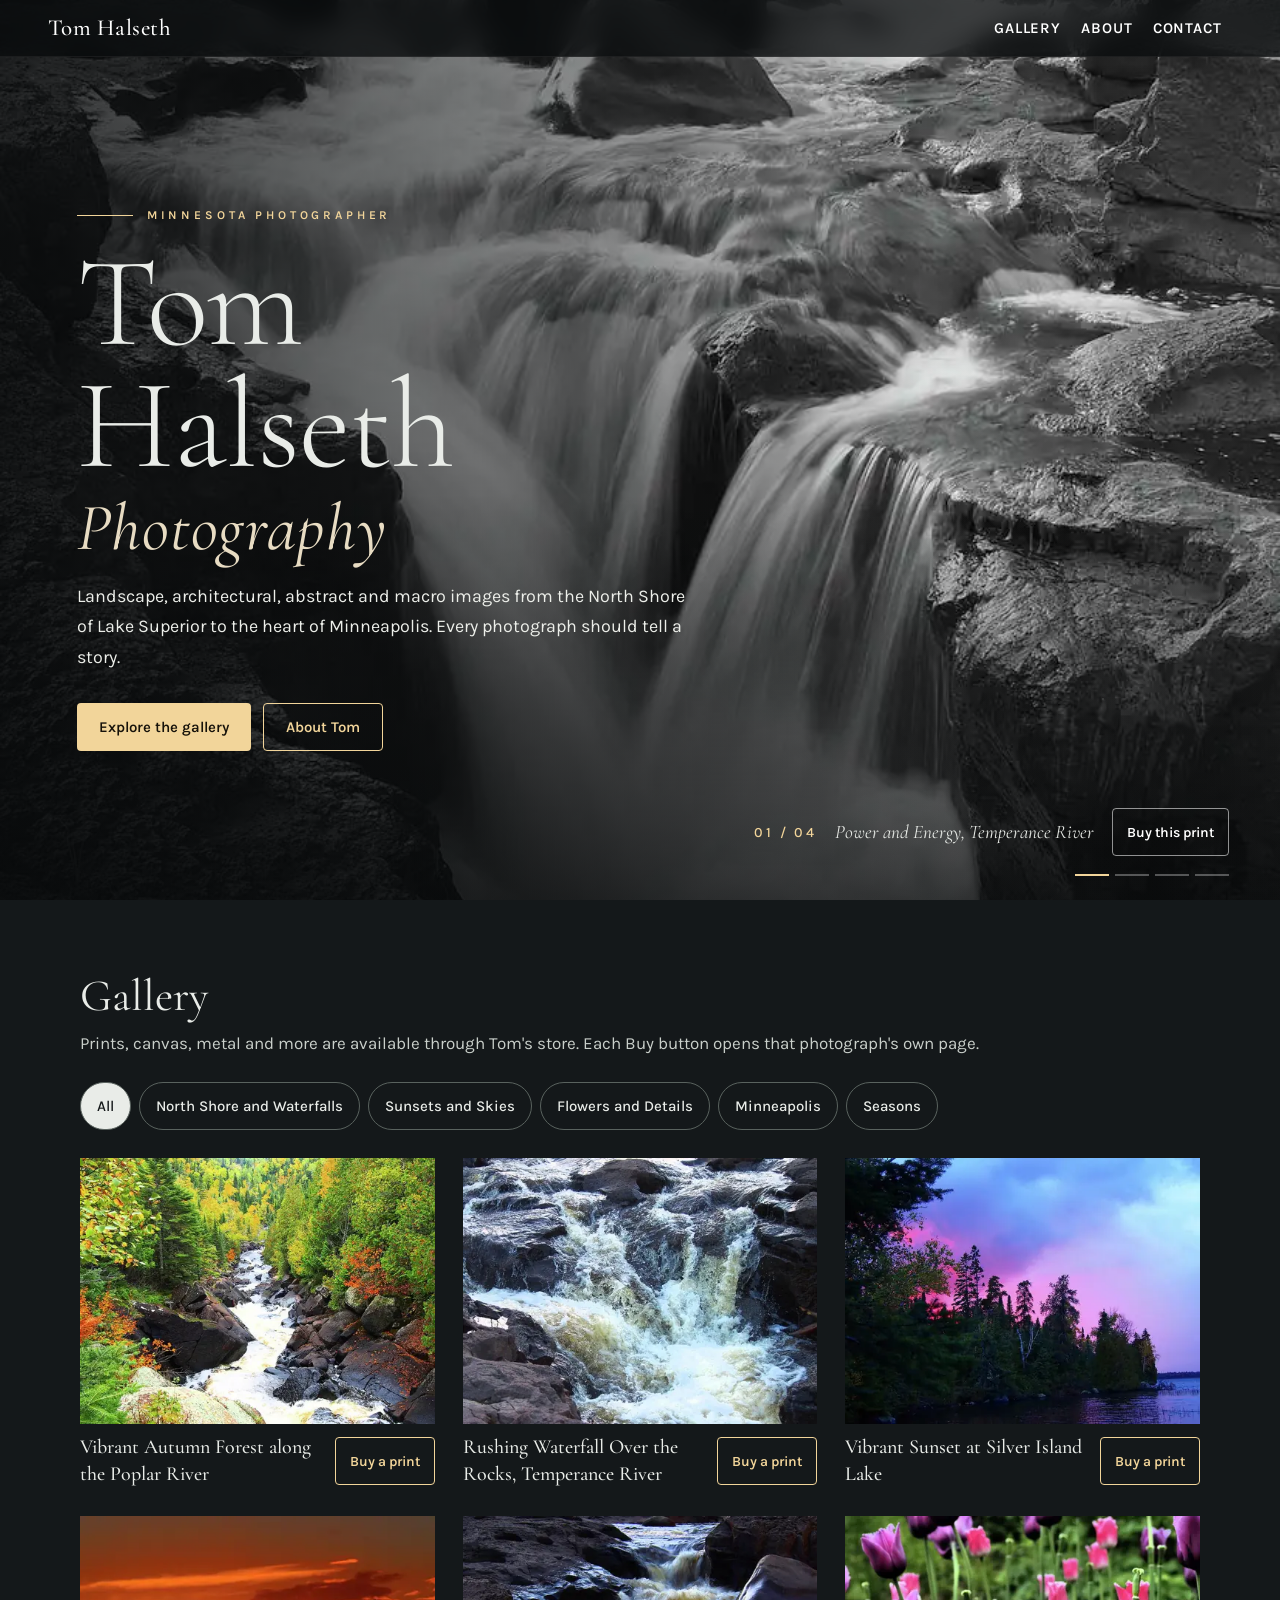
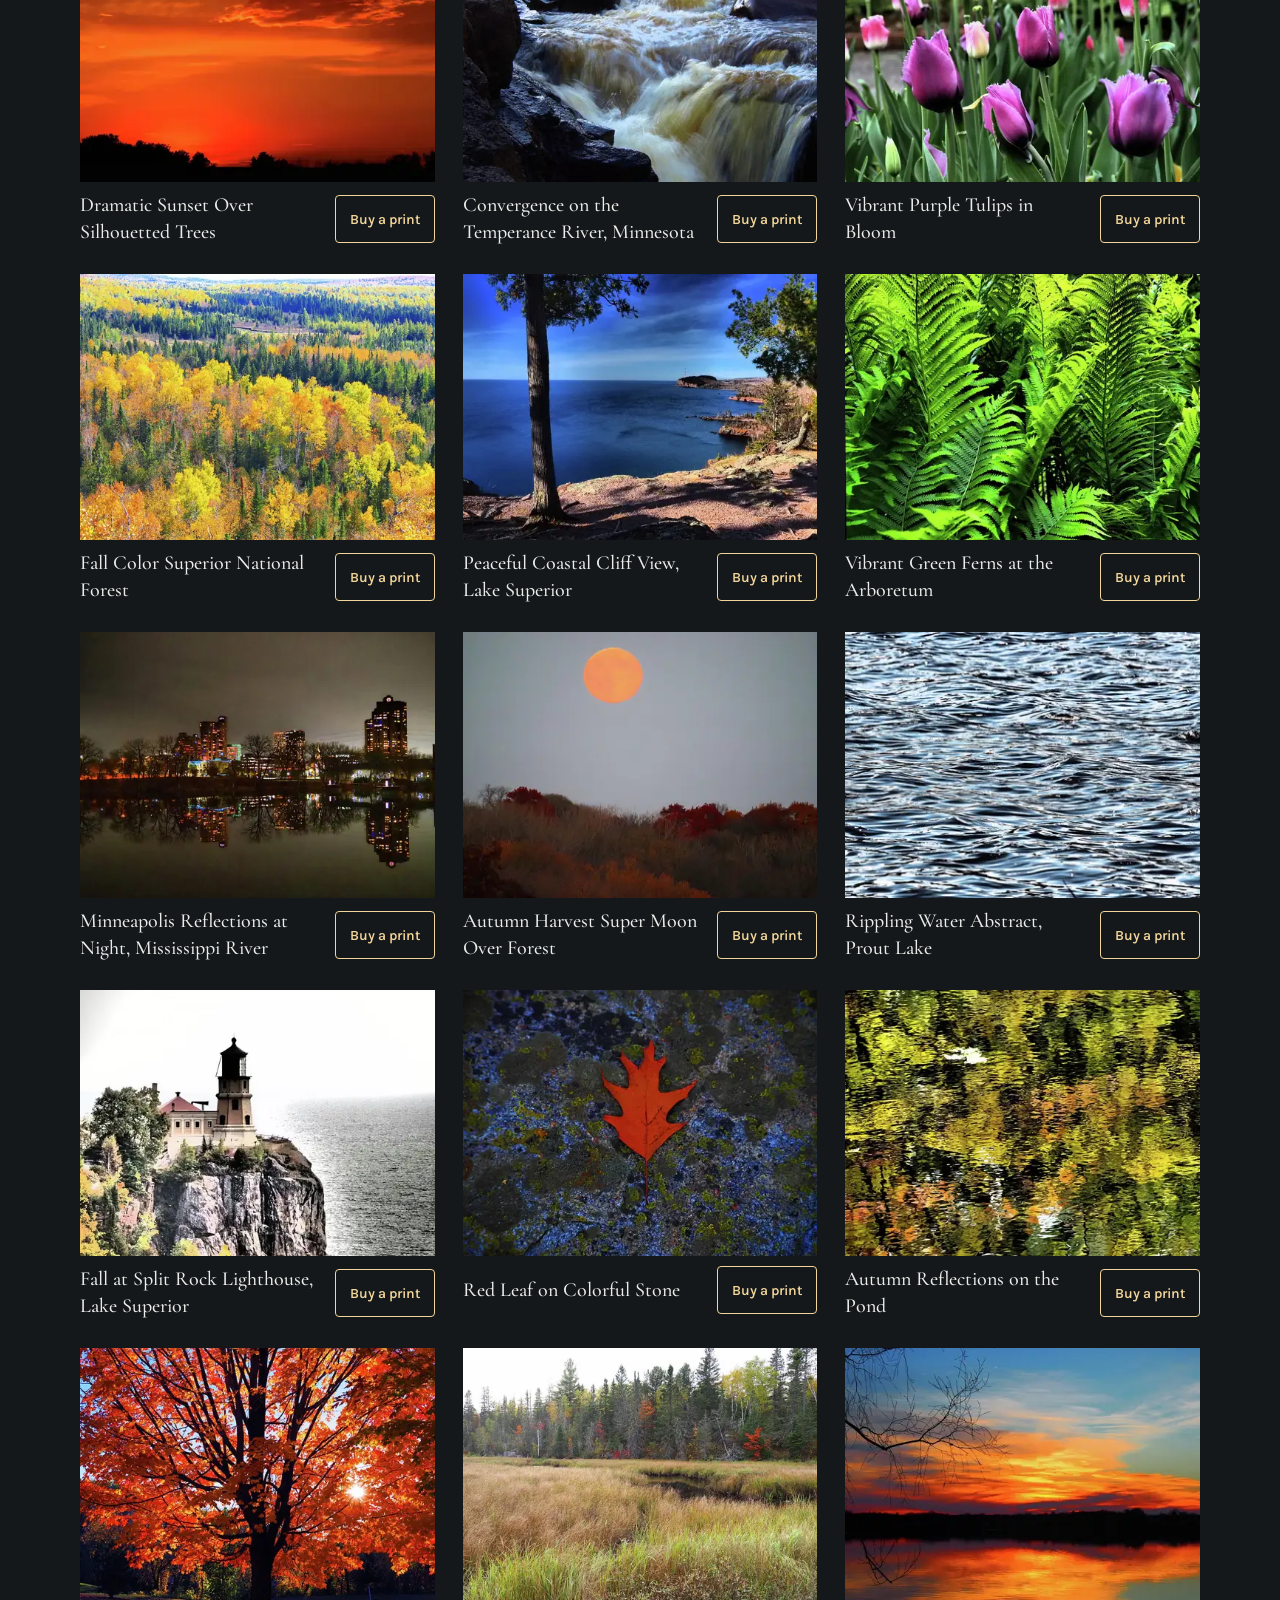
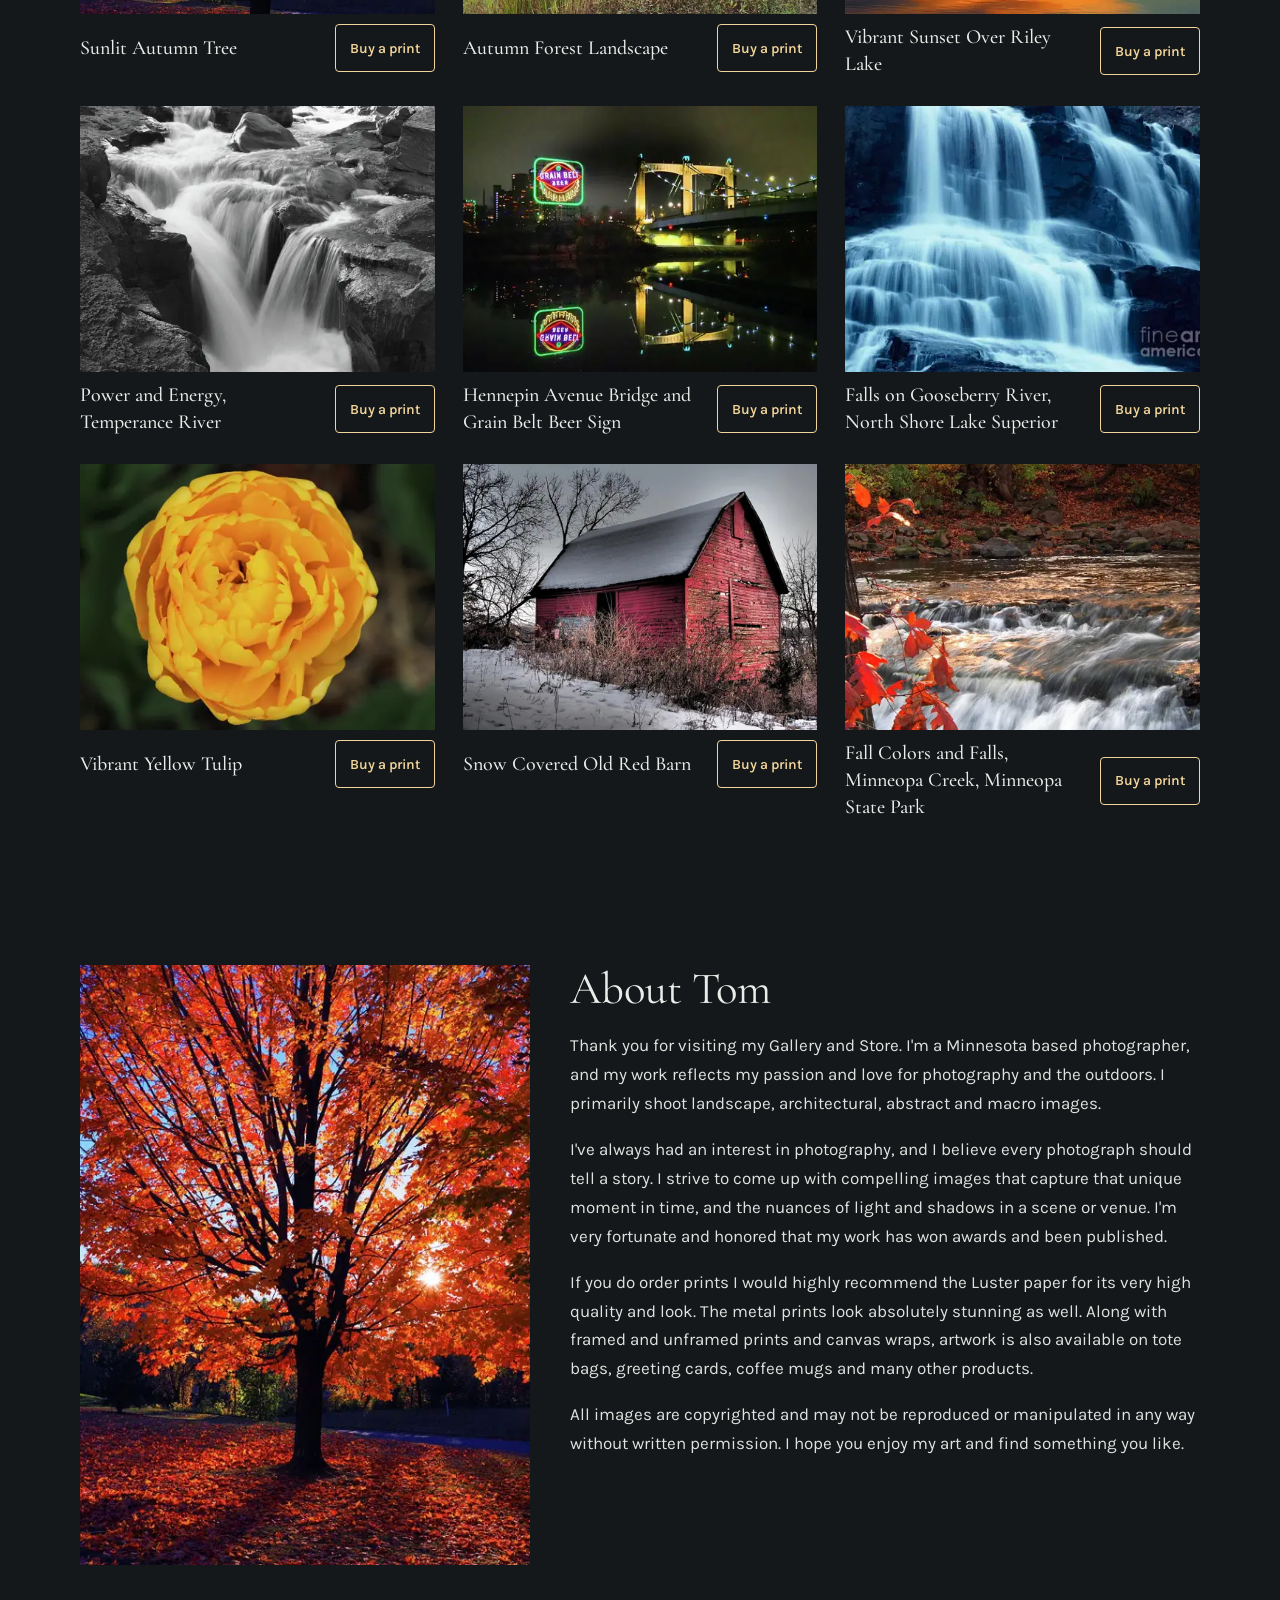
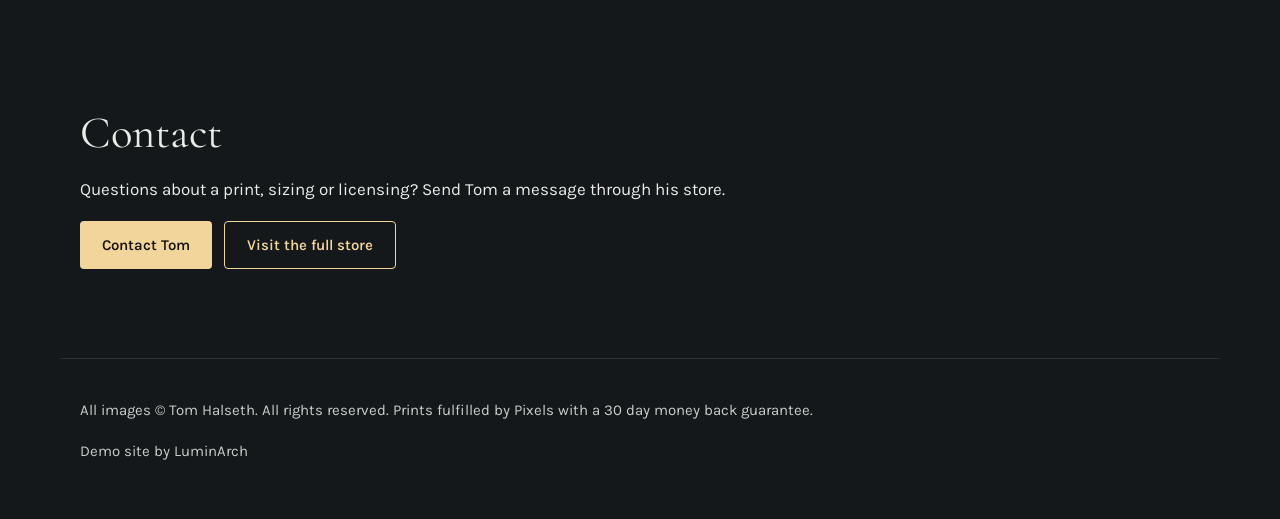
<file: index.html>
<!doctype html><html lang="en"><head><meta charset="utf-8"><meta name="viewport" content="width=device-width,initial-scale=1,viewport-fit=cover">
<title>Tom Halseth Photography | Minnesota Landscape Photographer</title>
<meta name="description" content="Tom Halseth is a Minnesota based photographer of landscape, architectural, abstract and macro images, from Lake Superior&#x27;s North Shore to Minneapolis."><meta name="robots" content="noindex, nofollow"><link rel="canonical" href="https://daveo820.github.io/tom-halseth-demo/">
<meta property="og:title" content="Tom Halseth Photography"><meta property="og:description" content="Tom Halseth is a Minnesota based photographer of landscape, architectural, abstract and macro images, from Lake Superior&#x27;s North Shore to Minneapolis."><meta property="og:image" content="https://daveo820.github.io/tom-halseth-demo/img/power-and-energy-temperance-river-tom-halseth-900.webp"><link rel="icon" href="data:,"><meta name="theme-color" content="#14181a">
<link rel="preload" as="image" href="img/power-and-energy-temperance-river-tom-halseth-hero.webp" fetchpriority="high">
<link rel="preload" href="fonts/Karla.woff2" as="font" type="font/woff2" crossorigin><link rel="preload" href="fonts/CormorantGaramond.woff2" as="font" type="font/woff2" crossorigin><style>@font-face{font-family:"Cormorant Garamond";font-style:normal;font-weight:300 700;font-display:swap;src:url(fonts/CormorantGaramond.woff2) format("woff2")}
@font-face{font-family:"Cormorant Garamond";font-style:italic;font-weight:300 700;font-display:swap;src:url(fonts/CormorantGaramond-Italic.woff2) format("woff2")}
@font-face{font-family:Karla;font-style:normal;font-weight:200 800;font-display:swap;src:url(fonts/Karla.woff2) format("woff2")}
*{box-sizing:border-box}html{scroll-behavior:smooth}body{margin:0;font:17px/1.7 Karla,system-ui,sans-serif;color:#e9ece8;background:#14181a}
a{color:#f2d59a}img{max-width:100%;height:auto;display:block}
.skip{position:absolute;left:-999px;top:0;background:#f2d59a;color:#111;padding:12px}.skip:focus{left:8px;z-index:9}
.vh{position:absolute;width:1px;height:1px;overflow:hidden;clip:rect(0 0 0 0)}
.top{position:fixed;inset:0 0 auto;z-index:5;display:flex;justify-content:space-between;align-items:center;gap:8px;padding:calc(4px + env(safe-area-inset-top)) max(clamp(16px,4vw,48px),env(safe-area-inset-right)) 4px max(clamp(16px,4vw,48px),env(safe-area-inset-left));min-height:calc(56px + env(safe-area-inset-top));background:rgba(10,12,13,.78);-webkit-backdrop-filter:blur(12px);backdrop-filter:blur(12px);border-bottom:1px solid rgba(255,255,255,.06);transition:background .3s}.top.scrolled{background:rgba(10,12,13,.94)}.top nav a{text-transform:uppercase;font-size:13px;letter-spacing:.18em}
.brand,.top nav a{color:#fff;text-decoration:none;min-height:48px;display:inline-flex;align-items:center;padding:0 10px;font:600 15px/1 Karla,system-ui,sans-serif;letter-spacing:.06em}
.brand{font:500 23px/1 "Cormorant Garamond",Georgia,serif;letter-spacing:.02em;padding-left:0}
.btn{display:inline-flex;align-items:center;min-height:48px;padding:0 22px;border-radius:4px;background:#f2d59a;color:#16120a;font:600 15px/1 Karla,system-ui,sans-serif;text-decoration:none}
.btn.ghost{background:transparent;color:#f2d59a;border:1px solid #f2d59a}
.wrap{max-width:1160px;margin:0 auto;padding:72px 20px}
h2{font:400 2.8rem/1.1 "Cormorant Garamond",Georgia,serif;margin:0 0 8px}.sub{color:#c9cfca;margin:0 0 24px}
.filters{display:flex;flex-wrap:wrap;gap:8px;margin-bottom:28px}
.f{min-height:48px;padding:0 16px;border-radius:24px;border:1px solid #59625e;background:transparent;color:#e9ece8;font:500 15px Karla,system-ui,sans-serif;cursor:pointer}
.f[aria-pressed=true]{background:#e9ece8;color:#14181a}
.grid{list-style:none;padding:0;margin:0;display:grid;gap:28px;grid-template-columns:repeat(auto-fill,minmax(300px,1fr))}
.card[hidden]{display:none}.open{all:unset;cursor:zoom-in;display:block;aspect-ratio:4/3;overflow:hidden;background:#20262a}
.open img{width:100%;height:100%;object-fit:cover;transition:transform .5s}.open:hover img{transform:scale(1.03)}.open:focus-visible{outline:3px solid #f2d59a}
.meta{display:flex;justify-content:space-between;align-items:center;gap:12px;padding-top:10px}
h3{font:500 1.25rem/1.3 "Cormorant Garamond",Georgia,serif;margin:0;line-height:1.35}
.buy{flex:none;min-height:48px;display:inline-flex;align-items:center;padding:0 14px;border:1px solid #f2d59a;border-radius:4px;color:#f2d59a;text-decoration:none;font:600 14px Karla,system-ui,sans-serif}
.about{display:grid;gap:40px;align-items:start}@media(min-width:800px){.about{grid-template-columns:1fr 1.4fr}}
.about p{color:#dfe3df}.row{display:flex;gap:12px;flex-wrap:wrap}
.foot{padding-top:24px;padding-bottom:40px;border-top:1px solid #2b3236;color:#c9cfca;font-size:15px}
dialog{border:0;padding:0;background:rgba(8,10,11,.96);color:#fff;width:100vw;height:100vh;max-width:none;max-height:none}
dialog[open]{display:flex;align-items:center;justify-content:center}dialog figure{margin:0;max-width:min(1100px,92vw)}
dialog img{max-height:78vh;width:auto;margin:auto}figcaption{display:flex;justify-content:space-between;align-items:center;gap:12px;padding-top:12px}
.x,.nav{position:absolute;min-width:48px;min-height:48px;border:0;background:rgba(255,255,255,.12);color:#fff;font-size:28px;border-radius:24px;cursor:pointer}
.x{top:12px;right:12px}.prev{left:8px}.next{right:8px}
@media(max-width:600px){.top nav a{padding:0 6px;font-size:11.5px;letter-spacing:.12em}.brand{font-size:19px}.nav{bottom:16px}}

.hero{position:relative;min-height:100vh;min-height:100svh;overflow:hidden;background:#0e1112;display:flex;flex-direction:column;justify-content:flex-end;padding-top:calc(56px + env(safe-area-inset-top) + clamp(32px,8vh,96px))}
.slides,.veil{position:absolute;inset:0}
.sl{position:absolute;inset:0;width:100%;height:100%;object-fit:cover;opacity:0;transform:scale(1.08);transition:opacity 2.2s ease,transform 9s linear}
.sl.on{opacity:1;transform:scale(1)}
.veil{background:linear-gradient(90deg,rgba(8,10,11,.82) 0%,rgba(8,10,11,.45) 45%,rgba(8,10,11,.05) 75%),linear-gradient(0deg,rgba(8,10,11,.75),rgba(8,10,11,0) 45%)}
.hero-t{position:relative;z-index:1;padding:0 clamp(20px,6vw,96px) 40px;max-width:780px}
.eyebrow{display:flex;align-items:center;gap:14px;font:600 12px/1 Karla,sans-serif;letter-spacing:.32em;text-transform:uppercase;color:#f2d59a;margin:0 0 22px}
.rule{display:inline-block;width:56px;height:1px;background:#f2d59a}
h1{margin:0 0 22px;font:300 clamp(2.6rem,11vw,8rem)/.95 "Cormorant Garamond",Georgia,serif;letter-spacing:-.01em}
h1 em{display:block;font-style:italic;font-weight:400;font-size:.52em;color:#e8dcc3;letter-spacing:.02em;margin-top:.15em}
.lede{font-size:clamp(1rem,1.4vw,1.15rem);max-width:34em;margin:0 0 30px;color:#eceee9}
.hero-cap{position:relative;z-index:1;margin:0 clamp(20px,4vw,56px) 0 clamp(20px,6vw,96px);padding:0 0 calc(24px + env(safe-area-inset-bottom));display:flex;align-items:center;gap:18px;flex-wrap:wrap;justify-content:flex-end;font-size:14px;color:#e4e7e3}
.num{font:500 14px Karla,sans-serif;letter-spacing:.2em;color:#f2d59a}
.ct{font:italic 400 1.2rem "Cormorant Garamond",Georgia,serif}
.cb{color:#fff;border-color:rgba(255,255,255,.55)}
.bars{display:flex;gap:6px;flex-basis:100%;justify-content:flex-end}.bars i{width:34px;height:2px;background:rgba(255,255,255,.3)}.bars i.on{background:#f2d59a}
@media(max-width:700px){.veil{background:linear-gradient(0deg,rgba(8,10,11,.92) 0%,rgba(8,10,11,.6) 60%,rgba(8,10,11,.35))}.hero-t{padding-bottom:28px}.hero-cap{justify-content:space-between;border-top:1px solid rgba(255,255,255,.14);padding-top:14px;margin-right:20px}.ct,.bars{display:none}}
@media(prefers-reduced-motion:reduce){.sl{transition:opacity 1s}.sl,.sl.on{transform:none}}
@media(max-width:374px){.top nav a{padding:0 5px;font-size:11px;letter-spacing:.08em}.brand{font-size:17px}.row .btn{padding:0 16px}}
</style>
<script type="application/ld+json">[{"@context": "https://schema.org", "@type": "Person", "name": "Tom Halseth", "jobTitle": "Photographer", "url": "https://daveo820.github.io/tom-halseth-demo/", "image": "https://daveo820.github.io/tom-halseth-demo/img/power-and-energy-temperance-river-tom-halseth-900.webp", "homeLocation": {"@type": "Place", "name": "Minnesota"}, "sameAs": ["https://tom-halseth.pixels.com"], "description": "Tom Halseth is a Minnesota based photographer of landscape, architectural, abstract and macro images, from Lake Superior's North Shore to Minneapolis."}, {"@context": "https://schema.org", "@type": "ImageGallery", "name": "Tom Halseth Photography", "url": "https://daveo820.github.io/tom-halseth-demo/", "author": {"@type": "Person", "name": "Tom Halseth"}, "image": [{"@type": "ImageObject", "name": "Vibrant Autumn Forest along the Poplar River", "contentUrl": "https://daveo820.github.io/tom-halseth-demo/img/vibrant-autumn-forest-along-the-poplar-river-tom-halseth-900.webp", "url": "https://tom-halseth.pixels.com/featured/vibrant-autumn-forest-along-the-poplar-river-tom-halseth.html", "creator": {"@type": "Person", "name": "Tom Halseth"}}, {"@type": "ImageObject", "name": "Rushing Waterfall Over the Rocks, Temperance River", "contentUrl": "https://daveo820.github.io/tom-halseth-demo/img/rushing-waterfall-over-the-rocks-temperance-river-tom-halseth-900.webp", "url": "https://tom-halseth.pixels.com/featured/rushing-waterfall-over-the-rocks-temperance-river-tom-halseth.html", "creator": {"@type": "Person", "name": "Tom Halseth"}}, {"@type": "ImageObject", "name": "Vibrant Sunset at Silver Island Lake", "contentUrl": "https://daveo820.github.io/tom-halseth-demo/img/vibrant-sunset-over-a-bay-at-silver-island-lake-tom-halseth-900.webp", "url": "https://tom-halseth.pixels.com/featured/vibrant-sunset-over-a-bay-at-silver-island-lake-tom-halseth.html", "creator": {"@type": "Person", "name": "Tom Halseth"}}, {"@type": "ImageObject", "name": "Dramatic Sunset Over Silhouetted Trees", "contentUrl": "https://daveo820.github.io/tom-halseth-demo/img/dramatic-sunset-over-silhouetted-trees-tom-halseth-900.webp", "url": "https://tom-halseth.pixels.com/featured/dramatic-sunset-over-silhouetted-trees-tom-halseth.html", "creator": {"@type": "Person", "name": "Tom Halseth"}}, {"@type": "ImageObject", "name": "Convergence on the Temperance River, Minnesota", "contentUrl": "https://daveo820.github.io/tom-halseth-demo/img/convergence-on-the-temperance-river-tom-halseth-900.webp", "url": "https://tom-halseth.pixels.com/featured/convergence-on-the-temperance-river-tom-halseth.html", "creator": {"@type": "Person", "name": "Tom Halseth"}}, {"@type": "ImageObject", "name": "Vibrant Purple Tulips in Bloom", "contentUrl": "https://daveo820.github.io/tom-halseth-demo/img/vibrant-purple-tulips-in-bloom-tom-halseth-900.webp", "url": "https://tom-halseth.pixels.com/featured/vibrant-purple-tulips-in-bloom-tom-halseth.html", "creator": {"@type": "Person", "name": "Tom Halseth"}}, {"@type": "ImageObject", "name": "Fall Color Superior National Forest", "contentUrl": "https://daveo820.github.io/tom-halseth-demo/img/fall-in-superior-national-forest-tom-halseth-900.webp", "url": "https://tom-halseth.pixels.com/featured/fall-color-superior-national-forest-tom-halseth.html", "creator": {"@type": "Person", "name": "Tom Halseth"}}, {"@type": "ImageObject", "name": "Peaceful Coastal Cliff View, Lake Superior", "contentUrl": "https://daveo820.github.io/tom-halseth-demo/img/peaceful-coastal-cliff-view-lake-superior-tom-halseth-900.webp", "url": "https://tom-halseth.pixels.com/featured/peaceful-coastal-cliff-view-lake-superior-tom-halseth.html", "creator": {"@type": "Person", "name": "Tom Halseth"}}, {"@type": "ImageObject", "name": "Vibrant Green Ferns at the Arboretum", "contentUrl": "https://daveo820.github.io/tom-halseth-demo/img/vibrant-green-ferns-at-the-arboretum-tom-halseth-900.webp", "url": "https://tom-halseth.pixels.com/featured/vibrant-green-ferns-at-the-arboretum-tom-halseth.html", "creator": {"@type": "Person", "name": "Tom Halseth"}}, {"@type": "ImageObject", "name": "Minneapolis Reflections at Night, Mississippi River", "contentUrl": "https://daveo820.github.io/tom-halseth-demo/img/minneapolis-reflections-at-night-mississippi-river-tom-halseth-900.webp", "url": "https://tom-halseth.pixels.com/featured/minneapolis-reflections-at-night-mississippi-river-tom-halseth.html", "creator": {"@type": "Person", "name": "Tom Halseth"}}, {"@type": "ImageObject", "name": "Autumn Harvest Super Moon Over Forest", "contentUrl": "https://daveo820.github.io/tom-halseth-demo/img/autumn-harvest-super-moon-over-forest-tom-halseth-900.webp", "url": "https://tom-halseth.pixels.com/featured/autumn-harvest-super-moon-over-forest-tom-halseth.html", "creator": {"@type": "Person", "name": "Tom Halseth"}}, {"@type": "ImageObject", "name": "Rippling Water Abstract, Prout Lake", "contentUrl": "https://daveo820.github.io/tom-halseth-demo/img/rippling-water-abstract-prout-lake-tom-halseth-900.webp", "url": "https://tom-halseth.pixels.com/featured/rippling-water-abstract-prout-lake-tom-halseth.html", "creator": {"@type": "Person", "name": "Tom Halseth"}}, {"@type": "ImageObject", "name": "Fall at Split Rock Lighthouse, Lake Superior", "contentUrl": "https://daveo820.github.io/tom-halseth-demo/img/fall-at-split-rock-lighthouse-lake-superior-tom-halseth-900.webp", "url": "https://tom-halseth.pixels.com/featured/fall-at-split-rock-lighthouse-lake-superior-tom-halseth.html", "creator": {"@type": "Person", "name": "Tom Halseth"}}, {"@type": "ImageObject", "name": "Red Leaf on Colorful Stone", "contentUrl": "https://daveo820.github.io/tom-halseth-demo/img/red-leaf-on-colorful-stone-tom-halseth-900.webp", "url": "https://tom-halseth.pixels.com/featured/red-leaf-on-colorful-stone-tom-halseth.html", "creator": {"@type": "Person", "name": "Tom Halseth"}}, {"@type": "ImageObject", "name": "Autumn Reflections on the Pond", "contentUrl": "https://daveo820.github.io/tom-halseth-demo/img/autumn-reflections-on-the-pond-tom-halseth-900.webp", "url": "https://tom-halseth.pixels.com/featured/autumn-reflections-on-the-pond-tom-halseth.html", "creator": {"@type": "Person", "name": "Tom Halseth"}}, {"@type": "ImageObject", "name": "Sunlit Autumn Tree", "contentUrl": "https://daveo820.github.io/tom-halseth-demo/img/sunlit-autumn-tree-tom-halseth-900.webp", "url": "https://tom-halseth.pixels.com/featured/sunlit-autumn-tree-tom-halseth.html", "creator": {"@type": "Person", "name": "Tom Halseth"}}, {"@type": "ImageObject", "name": "Autumn Forest Landscape", "contentUrl": "https://daveo820.github.io/tom-halseth-demo/img/autumn-forest-landscape-tom-halseth-900.webp", "url": "https://tom-halseth.pixels.com/featured/autumn-forest-landscape-tom-halseth.html", "creator": {"@type": "Person", "name": "Tom Halseth"}}, {"@type": "ImageObject", "name": "Vibrant Sunset Over Riley Lake", "contentUrl": "https://daveo820.github.io/tom-halseth-demo/img/vibrant-sunset-over-riley-lake-tom-halseth-900.webp", "url": "https://tom-halseth.pixels.com/featured/vibrant-sunset-over-riley-lake-tom-halseth.html", "creator": {"@type": "Person", "name": "Tom Halseth"}}, {"@type": "ImageObject", "name": "Power and Energy, Temperance River", "contentUrl": "https://daveo820.github.io/tom-halseth-demo/img/power-and-energy-temperance-river-tom-halseth-900.webp", "url": "https://tom-halseth.pixels.com/featured/power-and-energy-temperance-river-tom-halseth.html", "creator": {"@type": "Person", "name": "Tom Halseth"}}, {"@type": "ImageObject", "name": "Hennepin Avenue Bridge and Grain Belt Beer Sign", "contentUrl": "https://daveo820.github.io/tom-halseth-demo/img/hennepin-avenue-bridge-and-grain-belt-beer-sign-tom-halseth-900.webp", "url": "https://tom-halseth.pixels.com/featured/hennepin-avenue-bridge-and-grain-belt-beer-sign-tom-halseth.html", "creator": {"@type": "Person", "name": "Tom Halseth"}}, {"@type": "ImageObject", "name": "Falls on Gooseberry River, North Shore Lake Superior", "contentUrl": "https://daveo820.github.io/tom-halseth-demo/img/at-the-falls-tom-halseth-900.webp", "url": "https://tom-halseth.pixels.com/featured/falls-on-gooseberry-river-north-shore-lake-superior-tom-halseth.html", "creator": {"@type": "Person", "name": "Tom Halseth"}}, {"@type": "ImageObject", "name": "Vibrant Yellow Tulip", "contentUrl": "https://daveo820.github.io/tom-halseth-demo/img/vibrant-yellow-tulip-tom-halseth-900.webp", "url": "https://tom-halseth.pixels.com/featured/vibrant-yellow-tulip-tom-halseth.html", "creator": {"@type": "Person", "name": "Tom Halseth"}}, {"@type": "ImageObject", "name": "Snow Covered Old Red Barn", "contentUrl": "https://daveo820.github.io/tom-halseth-demo/img/abandoned-but-still-standin-tom-halseth-900.webp", "url": "https://tom-halseth.pixels.com/featured/snow-covered-old-red-barn-tom-halseth.html", "creator": {"@type": "Person", "name": "Tom Halseth"}}, {"@type": "ImageObject", "name": "Fall Colors and Falls, Minneopa Creek, Minneopa State Park", "contentUrl": "https://daveo820.github.io/tom-halseth-demo/img/fall-at-minneopa-creek-minneopa-state-park-tom-halseth-900.webp", "url": "https://tom-halseth.pixels.com/featured/fall-colors-and-falls-minneopa-creek-minneopa-state-park-tom-halseth.html", "creator": {"@type": "Person", "name": "Tom Halseth"}}]}]</script></head><body>
<a class="skip" href="#main">Skip to content</a>
<header class="top"><a class="brand" href="#top">Tom Halseth</a><nav aria-label="Main"><a href="#gallery">Gallery</a><a href="#about">About</a><a href="#contact">Contact</a></nav></header>
<main id="main">
<section class="hero" id="top" aria-labelledby="h-t">
<div class="slides" aria-hidden="true"><img class="sl on" src="img/power-and-energy-temperance-river-tom-halseth-hero.webp" width="900" height="675" alt="" fetchpriority="high" decoding="async"><img class="sl" data-src="img/fall-at-split-rock-lighthouse-lake-superior-tom-halseth-hero.webp" width="900" height="675" alt="" decoding="async"><img class="sl" data-src="img/peaceful-coastal-cliff-view-lake-superior-tom-halseth-hero.webp" width="900" height="675" alt="" decoding="async"><img class="sl" data-src="img/at-the-falls-tom-halseth-hero.webp" width="900" height="601" alt="" decoding="async"></div>
<div class="veil"></div>
<div class="hero-t"><p class="eyebrow"><span class="rule"></span>Minnesota photographer</p>
<h1 id="h-t"><span class="h-name">Tom Halseth</span><em>Photography</em></h1>
<p class="lede">Landscape, architectural, abstract and macro images from the North Shore of Lake Superior to the heart of Minneapolis. Every photograph should tell a story.</p>
<p class="row"><a class="btn" href="#gallery">Explore the gallery</a><a class="btn ghost" href="#about">About Tom</a></p></div>
<div class="hero-cap" aria-live="polite"><span class="num">01 / 04</span><span class="ct">Power and Energy, Temperance River</span><a class="buy cb" href="https://tom-halseth.pixels.com/featured/power-and-energy-temperance-river-tom-halseth.html" rel="noopener">Buy this print</a><div class="bars"><i class="on"></i><i class=""></i><i class=""></i><i class=""></i></div></div>
</section>
<section id="gallery" class="wrap" aria-labelledby="g-h"><h2 id="g-h">Gallery</h2><p class="sub">Prints, canvas, metal and more are available through Tom's store. Each Buy button opens that photograph's own page.</p>
<div class="filters" role="group" aria-label="Filter by collection"><button type="button" class="f" data-f="all" aria-pressed="true">All</button><button type="button" class="f" data-f="north" aria-pressed="false">North Shore and Waterfalls</button><button type="button" class="f" data-f="sky" aria-pressed="false">Sunsets and Skies</button><button type="button" class="f" data-f="macro" aria-pressed="false">Flowers and Details</button><button type="button" class="f" data-f="city" aria-pressed="false">Minneapolis</button><button type="button" class="f" data-f="seasons" aria-pressed="false">Seasons</button></div>
<ul class="grid"><li class="card" data-c="north"><button class="open" type="button" data-i="0" aria-label="View Vibrant Autumn Forest along the Poplar River larger"><img src="img/vibrant-autumn-forest-along-the-poplar-river-tom-halseth-480.webp" srcset="img/vibrant-autumn-forest-along-the-poplar-river-tom-halseth-480.webp 480w, img/vibrant-autumn-forest-along-the-poplar-river-tom-halseth-900.webp 900w" sizes="(min-width:1100px) 360px,(min-width:700px) 45vw,100vw" width="900" height="675" alt="Vibrant Autumn Forest along the Poplar River, photograph by Tom Halseth" loading="lazy" decoding="async"></button><div class="meta"><h3>Vibrant Autumn Forest along the Poplar River</h3><a class="buy" href="https://tom-halseth.pixels.com/featured/vibrant-autumn-forest-along-the-poplar-river-tom-halseth.html" rel="noopener">Buy a print<span class="vh"> of Vibrant Autumn Forest along the Poplar River</span></a></div></li><li class="card" data-c="north"><button class="open" type="button" data-i="1" aria-label="View Rushing Waterfall Over the Rocks, Temperance River larger"><img src="img/rushing-waterfall-over-the-rocks-temperance-river-tom-halseth-480.webp" srcset="img/rushing-waterfall-over-the-rocks-temperance-river-tom-halseth-480.webp 480w, img/rushing-waterfall-over-the-rocks-temperance-river-tom-halseth-900.webp 900w" sizes="(min-width:1100px) 360px,(min-width:700px) 45vw,100vw" width="900" height="675" alt="Rushing Waterfall Over the Rocks, Temperance River, photograph by Tom Halseth" loading="lazy" decoding="async"></button><div class="meta"><h3>Rushing Waterfall Over the Rocks, Temperance River</h3><a class="buy" href="https://tom-halseth.pixels.com/featured/rushing-waterfall-over-the-rocks-temperance-river-tom-halseth.html" rel="noopener">Buy a print<span class="vh"> of Rushing Waterfall Over the Rocks, Temperance River</span></a></div></li><li class="card" data-c="sky"><button class="open" type="button" data-i="2" aria-label="View Vibrant Sunset at Silver Island Lake larger"><img src="img/vibrant-sunset-over-a-bay-at-silver-island-lake-tom-halseth-480.webp" srcset="img/vibrant-sunset-over-a-bay-at-silver-island-lake-tom-halseth-480.webp 480w, img/vibrant-sunset-over-a-bay-at-silver-island-lake-tom-halseth-900.webp 900w" sizes="(min-width:1100px) 360px,(min-width:700px) 45vw,100vw" width="900" height="675" alt="Vibrant Sunset at Silver Island Lake, photograph by Tom Halseth" loading="lazy" decoding="async"></button><div class="meta"><h3>Vibrant Sunset at Silver Island Lake</h3><a class="buy" href="https://tom-halseth.pixels.com/featured/vibrant-sunset-over-a-bay-at-silver-island-lake-tom-halseth.html" rel="noopener">Buy a print<span class="vh"> of Vibrant Sunset at Silver Island Lake</span></a></div></li><li class="card" data-c="sky"><button class="open" type="button" data-i="3" aria-label="View Dramatic Sunset Over Silhouetted Trees larger"><img src="img/dramatic-sunset-over-silhouetted-trees-tom-halseth-480.webp" srcset="img/dramatic-sunset-over-silhouetted-trees-tom-halseth-480.webp 480w, img/dramatic-sunset-over-silhouetted-trees-tom-halseth-900.webp 900w" sizes="(min-width:1100px) 360px,(min-width:700px) 45vw,100vw" width="900" height="675" alt="Dramatic Sunset Over Silhouetted Trees, photograph by Tom Halseth" loading="lazy" decoding="async"></button><div class="meta"><h3>Dramatic Sunset Over Silhouetted Trees</h3><a class="buy" href="https://tom-halseth.pixels.com/featured/dramatic-sunset-over-silhouetted-trees-tom-halseth.html" rel="noopener">Buy a print<span class="vh"> of Dramatic Sunset Over Silhouetted Trees</span></a></div></li><li class="card" data-c="north"><button class="open" type="button" data-i="4" aria-label="View Convergence on the Temperance River, Minnesota larger"><img src="img/convergence-on-the-temperance-river-tom-halseth-480.webp" srcset="img/convergence-on-the-temperance-river-tom-halseth-480.webp 480w, img/convergence-on-the-temperance-river-tom-halseth-900.webp 900w" sizes="(min-width:1100px) 360px,(min-width:700px) 45vw,100vw" width="900" height="675" alt="Convergence on the Temperance River, Minnesota, photograph by Tom Halseth" loading="lazy" decoding="async"></button><div class="meta"><h3>Convergence on the Temperance River, Minnesota</h3><a class="buy" href="https://tom-halseth.pixels.com/featured/convergence-on-the-temperance-river-tom-halseth.html" rel="noopener">Buy a print<span class="vh"> of Convergence on the Temperance River, Minnesota</span></a></div></li><li class="card" data-c="macro"><button class="open" type="button" data-i="5" aria-label="View Vibrant Purple Tulips in Bloom larger"><img src="img/vibrant-purple-tulips-in-bloom-tom-halseth-480.webp" srcset="img/vibrant-purple-tulips-in-bloom-tom-halseth-480.webp 480w, img/vibrant-purple-tulips-in-bloom-tom-halseth-900.webp 900w" sizes="(min-width:1100px) 360px,(min-width:700px) 45vw,100vw" width="900" height="675" alt="Vibrant Purple Tulips in Bloom, photograph by Tom Halseth" loading="lazy" decoding="async"></button><div class="meta"><h3>Vibrant Purple Tulips in Bloom</h3><a class="buy" href="https://tom-halseth.pixels.com/featured/vibrant-purple-tulips-in-bloom-tom-halseth.html" rel="noopener">Buy a print<span class="vh"> of Vibrant Purple Tulips in Bloom</span></a></div></li><li class="card" data-c="north"><button class="open" type="button" data-i="6" aria-label="View Fall Color Superior National Forest larger"><img src="img/fall-in-superior-national-forest-tom-halseth-480.webp" srcset="img/fall-in-superior-national-forest-tom-halseth-480.webp 480w, img/fall-in-superior-national-forest-tom-halseth-900.webp 900w" sizes="(min-width:1100px) 360px,(min-width:700px) 45vw,100vw" width="900" height="675" alt="Fall Color Superior National Forest, photograph by Tom Halseth" loading="lazy" decoding="async"></button><div class="meta"><h3>Fall Color Superior National Forest</h3><a class="buy" href="https://tom-halseth.pixels.com/featured/fall-color-superior-national-forest-tom-halseth.html" rel="noopener">Buy a print<span class="vh"> of Fall Color Superior National Forest</span></a></div></li><li class="card" data-c="north"><button class="open" type="button" data-i="7" aria-label="View Peaceful Coastal Cliff View, Lake Superior larger"><img src="img/peaceful-coastal-cliff-view-lake-superior-tom-halseth-480.webp" srcset="img/peaceful-coastal-cliff-view-lake-superior-tom-halseth-480.webp 480w, img/peaceful-coastal-cliff-view-lake-superior-tom-halseth-900.webp 900w" sizes="(min-width:1100px) 360px,(min-width:700px) 45vw,100vw" width="900" height="675" alt="Peaceful Coastal Cliff View, Lake Superior, photograph by Tom Halseth" loading="lazy" decoding="async"></button><div class="meta"><h3>Peaceful Coastal Cliff View, Lake Superior</h3><a class="buy" href="https://tom-halseth.pixels.com/featured/peaceful-coastal-cliff-view-lake-superior-tom-halseth.html" rel="noopener">Buy a print<span class="vh"> of Peaceful Coastal Cliff View, Lake Superior</span></a></div></li><li class="card" data-c="macro"><button class="open" type="button" data-i="8" aria-label="View Vibrant Green Ferns at the Arboretum larger"><img src="img/vibrant-green-ferns-at-the-arboretum-tom-halseth-480.webp" srcset="img/vibrant-green-ferns-at-the-arboretum-tom-halseth-480.webp 480w, img/vibrant-green-ferns-at-the-arboretum-tom-halseth-900.webp 900w" sizes="(min-width:1100px) 360px,(min-width:700px) 45vw,100vw" width="900" height="675" alt="Vibrant Green Ferns at the Arboretum, photograph by Tom Halseth" loading="lazy" decoding="async"></button><div class="meta"><h3>Vibrant Green Ferns at the Arboretum</h3><a class="buy" href="https://tom-halseth.pixels.com/featured/vibrant-green-ferns-at-the-arboretum-tom-halseth.html" rel="noopener">Buy a print<span class="vh"> of Vibrant Green Ferns at the Arboretum</span></a></div></li><li class="card" data-c="city"><button class="open" type="button" data-i="9" aria-label="View Minneapolis Reflections at Night, Mississippi River larger"><img src="img/minneapolis-reflections-at-night-mississippi-river-tom-halseth-480.webp" srcset="img/minneapolis-reflections-at-night-mississippi-river-tom-halseth-480.webp 480w, img/minneapolis-reflections-at-night-mississippi-river-tom-halseth-900.webp 900w" sizes="(min-width:1100px) 360px,(min-width:700px) 45vw,100vw" width="900" height="675" alt="Minneapolis Reflections at Night, Mississippi River, photograph by Tom Halseth" loading="lazy" decoding="async"></button><div class="meta"><h3>Minneapolis Reflections at Night, Mississippi River</h3><a class="buy" href="https://tom-halseth.pixels.com/featured/minneapolis-reflections-at-night-mississippi-river-tom-halseth.html" rel="noopener">Buy a print<span class="vh"> of Minneapolis Reflections at Night, Mississippi River</span></a></div></li><li class="card" data-c="sky"><button class="open" type="button" data-i="10" aria-label="View Autumn Harvest Super Moon Over Forest larger"><img src="img/autumn-harvest-super-moon-over-forest-tom-halseth-480.webp" srcset="img/autumn-harvest-super-moon-over-forest-tom-halseth-480.webp 480w, img/autumn-harvest-super-moon-over-forest-tom-halseth-900.webp 900w" sizes="(min-width:1100px) 360px,(min-width:700px) 45vw,100vw" width="900" height="675" alt="Autumn Harvest Super Moon Over Forest, photograph by Tom Halseth" loading="lazy" decoding="async"></button><div class="meta"><h3>Autumn Harvest Super Moon Over Forest</h3><a class="buy" href="https://tom-halseth.pixels.com/featured/autumn-harvest-super-moon-over-forest-tom-halseth.html" rel="noopener">Buy a print<span class="vh"> of Autumn Harvest Super Moon Over Forest</span></a></div></li><li class="card" data-c="macro"><button class="open" type="button" data-i="11" aria-label="View Rippling Water Abstract, Prout Lake larger"><img src="img/rippling-water-abstract-prout-lake-tom-halseth-480.webp" srcset="img/rippling-water-abstract-prout-lake-tom-halseth-480.webp 480w, img/rippling-water-abstract-prout-lake-tom-halseth-900.webp 900w" sizes="(min-width:1100px) 360px,(min-width:700px) 45vw,100vw" width="900" height="506" alt="Rippling Water Abstract, Prout Lake, photograph by Tom Halseth" loading="lazy" decoding="async"></button><div class="meta"><h3>Rippling Water Abstract, Prout Lake</h3><a class="buy" href="https://tom-halseth.pixels.com/featured/rippling-water-abstract-prout-lake-tom-halseth.html" rel="noopener">Buy a print<span class="vh"> of Rippling Water Abstract, Prout Lake</span></a></div></li><li class="card" data-c="north"><button class="open" type="button" data-i="12" aria-label="View Fall at Split Rock Lighthouse, Lake Superior larger"><img src="img/fall-at-split-rock-lighthouse-lake-superior-tom-halseth-480.webp" srcset="img/fall-at-split-rock-lighthouse-lake-superior-tom-halseth-480.webp 480w, img/fall-at-split-rock-lighthouse-lake-superior-tom-halseth-900.webp 900w" sizes="(min-width:1100px) 360px,(min-width:700px) 45vw,100vw" width="900" height="675" alt="Fall at Split Rock Lighthouse, Lake Superior, photograph by Tom Halseth" loading="lazy" decoding="async"></button><div class="meta"><h3>Fall at Split Rock Lighthouse, Lake Superior</h3><a class="buy" href="https://tom-halseth.pixels.com/featured/fall-at-split-rock-lighthouse-lake-superior-tom-halseth.html" rel="noopener">Buy a print<span class="vh"> of Fall at Split Rock Lighthouse, Lake Superior</span></a></div></li><li class="card" data-c="macro"><button class="open" type="button" data-i="13" aria-label="View Red Leaf on Colorful Stone larger"><img src="img/red-leaf-on-colorful-stone-tom-halseth-480.webp" srcset="img/red-leaf-on-colorful-stone-tom-halseth-480.webp 480w, img/red-leaf-on-colorful-stone-tom-halseth-900.webp 900w" sizes="(min-width:1100px) 360px,(min-width:700px) 45vw,100vw" width="675" height="900" alt="Red Leaf on Colorful Stone, photograph by Tom Halseth" loading="lazy" decoding="async"></button><div class="meta"><h3>Red Leaf on Colorful Stone</h3><a class="buy" href="https://tom-halseth.pixels.com/featured/red-leaf-on-colorful-stone-tom-halseth.html" rel="noopener">Buy a print<span class="vh"> of Red Leaf on Colorful Stone</span></a></div></li><li class="card" data-c="seasons"><button class="open" type="button" data-i="14" aria-label="View Autumn Reflections on the Pond larger"><img src="img/autumn-reflections-on-the-pond-tom-halseth-480.webp" srcset="img/autumn-reflections-on-the-pond-tom-halseth-480.webp 480w, img/autumn-reflections-on-the-pond-tom-halseth-900.webp 900w" sizes="(min-width:1100px) 360px,(min-width:700px) 45vw,100vw" width="900" height="675" alt="Autumn Reflections on the Pond, photograph by Tom Halseth" loading="lazy" decoding="async"></button><div class="meta"><h3>Autumn Reflections on the Pond</h3><a class="buy" href="https://tom-halseth.pixels.com/featured/autumn-reflections-on-the-pond-tom-halseth.html" rel="noopener">Buy a print<span class="vh"> of Autumn Reflections on the Pond</span></a></div></li><li class="card" data-c="seasons"><button class="open" type="button" data-i="15" aria-label="View Sunlit Autumn Tree larger"><img src="img/sunlit-autumn-tree-tom-halseth-480.webp" srcset="img/sunlit-autumn-tree-tom-halseth-480.webp 480w, img/sunlit-autumn-tree-tom-halseth-900.webp 900w" sizes="(min-width:1100px) 360px,(min-width:700px) 45vw,100vw" width="675" height="900" alt="Sunlit Autumn Tree, photograph by Tom Halseth" loading="lazy" decoding="async"></button><div class="meta"><h3>Sunlit Autumn Tree</h3><a class="buy" href="https://tom-halseth.pixels.com/featured/sunlit-autumn-tree-tom-halseth.html" rel="noopener">Buy a print<span class="vh"> of Sunlit Autumn Tree</span></a></div></li><li class="card" data-c="seasons"><button class="open" type="button" data-i="16" aria-label="View Autumn Forest Landscape larger"><img src="img/autumn-forest-landscape-tom-halseth-480.webp" srcset="img/autumn-forest-landscape-tom-halseth-480.webp 480w, img/autumn-forest-landscape-tom-halseth-900.webp 900w" sizes="(min-width:1100px) 360px,(min-width:700px) 45vw,100vw" width="900" height="675" alt="Autumn Forest Landscape, photograph by Tom Halseth" loading="lazy" decoding="async"></button><div class="meta"><h3>Autumn Forest Landscape</h3><a class="buy" href="https://tom-halseth.pixels.com/featured/autumn-forest-landscape-tom-halseth.html" rel="noopener">Buy a print<span class="vh"> of Autumn Forest Landscape</span></a></div></li><li class="card" data-c="sky"><button class="open" type="button" data-i="17" aria-label="View Vibrant Sunset Over Riley Lake larger"><img src="img/vibrant-sunset-over-riley-lake-tom-halseth-480.webp" srcset="img/vibrant-sunset-over-riley-lake-tom-halseth-480.webp 480w, img/vibrant-sunset-over-riley-lake-tom-halseth-900.webp 900w" sizes="(min-width:1100px) 360px,(min-width:700px) 45vw,100vw" width="900" height="675" alt="Vibrant Sunset Over Riley Lake, photograph by Tom Halseth" loading="lazy" decoding="async"></button><div class="meta"><h3>Vibrant Sunset Over Riley Lake</h3><a class="buy" href="https://tom-halseth.pixels.com/featured/vibrant-sunset-over-riley-lake-tom-halseth.html" rel="noopener">Buy a print<span class="vh"> of Vibrant Sunset Over Riley Lake</span></a></div></li><li class="card" data-c="north"><button class="open" type="button" data-i="18" aria-label="View Power and Energy, Temperance River larger"><img src="img/power-and-energy-temperance-river-tom-halseth-480.webp" srcset="img/power-and-energy-temperance-river-tom-halseth-480.webp 480w, img/power-and-energy-temperance-river-tom-halseth-900.webp 900w" sizes="(min-width:1100px) 360px,(min-width:700px) 45vw,100vw" width="900" height="675" alt="Power and Energy, Temperance River, photograph by Tom Halseth" loading="lazy" decoding="async"></button><div class="meta"><h3>Power and Energy, Temperance River</h3><a class="buy" href="https://tom-halseth.pixels.com/featured/power-and-energy-temperance-river-tom-halseth.html" rel="noopener">Buy a print<span class="vh"> of Power and Energy, Temperance River</span></a></div></li><li class="card" data-c="city"><button class="open" type="button" data-i="19" aria-label="View Hennepin Avenue Bridge and Grain Belt Beer Sign larger"><img src="img/hennepin-avenue-bridge-and-grain-belt-beer-sign-tom-halseth-480.webp" srcset="img/hennepin-avenue-bridge-and-grain-belt-beer-sign-tom-halseth-480.webp 480w, img/hennepin-avenue-bridge-and-grain-belt-beer-sign-tom-halseth-900.webp 900w" sizes="(min-width:1100px) 360px,(min-width:700px) 45vw,100vw" width="900" height="675" alt="Hennepin Avenue Bridge and Grain Belt Beer Sign, photograph by Tom Halseth" loading="lazy" decoding="async"></button><div class="meta"><h3>Hennepin Avenue Bridge and Grain Belt Beer Sign</h3><a class="buy" href="https://tom-halseth.pixels.com/featured/hennepin-avenue-bridge-and-grain-belt-beer-sign-tom-halseth.html" rel="noopener">Buy a print<span class="vh"> of Hennepin Avenue Bridge and Grain Belt Beer Sign</span></a></div></li><li class="card" data-c="north"><button class="open" type="button" data-i="20" aria-label="View Falls on Gooseberry River, North Shore Lake Superior larger"><img src="img/at-the-falls-tom-halseth-480.webp" srcset="img/at-the-falls-tom-halseth-480.webp 480w, img/at-the-falls-tom-halseth-900.webp 900w" sizes="(min-width:1100px) 360px,(min-width:700px) 45vw,100vw" width="900" height="601" alt="Falls on Gooseberry River, North Shore Lake Superior, photograph by Tom Halseth" loading="lazy" decoding="async"></button><div class="meta"><h3>Falls on Gooseberry River, North Shore Lake Superior</h3><a class="buy" href="https://tom-halseth.pixels.com/featured/falls-on-gooseberry-river-north-shore-lake-superior-tom-halseth.html" rel="noopener">Buy a print<span class="vh"> of Falls on Gooseberry River, North Shore Lake Superior</span></a></div></li><li class="card" data-c="macro"><button class="open" type="button" data-i="21" aria-label="View Vibrant Yellow Tulip larger"><img src="img/vibrant-yellow-tulip-tom-halseth-480.webp" srcset="img/vibrant-yellow-tulip-tom-halseth-480.webp 480w, img/vibrant-yellow-tulip-tom-halseth-900.webp 900w" sizes="(min-width:1100px) 360px,(min-width:700px) 45vw,100vw" width="900" height="675" alt="Vibrant Yellow Tulip, photograph by Tom Halseth" loading="lazy" decoding="async"></button><div class="meta"><h3>Vibrant Yellow Tulip</h3><a class="buy" href="https://tom-halseth.pixels.com/featured/vibrant-yellow-tulip-tom-halseth.html" rel="noopener">Buy a print<span class="vh"> of Vibrant Yellow Tulip</span></a></div></li><li class="card" data-c="seasons"><button class="open" type="button" data-i="22" aria-label="View Snow Covered Old Red Barn larger"><img src="img/abandoned-but-still-standin-tom-halseth-480.webp" srcset="img/abandoned-but-still-standin-tom-halseth-480.webp 480w, img/abandoned-but-still-standin-tom-halseth-900.webp 900w" sizes="(min-width:1100px) 360px,(min-width:700px) 45vw,100vw" width="900" height="675" alt="Snow Covered Old Red Barn, photograph by Tom Halseth" loading="lazy" decoding="async"></button><div class="meta"><h3>Snow Covered Old Red Barn</h3><a class="buy" href="https://tom-halseth.pixels.com/featured/snow-covered-old-red-barn-tom-halseth.html" rel="noopener">Buy a print<span class="vh"> of Snow Covered Old Red Barn</span></a></div></li><li class="card" data-c="north"><button class="open" type="button" data-i="23" aria-label="View Fall Colors and Falls, Minneopa Creek, Minneopa State Park larger"><img src="img/fall-at-minneopa-creek-minneopa-state-park-tom-halseth-480.webp" srcset="img/fall-at-minneopa-creek-minneopa-state-park-tom-halseth-480.webp 480w, img/fall-at-minneopa-creek-minneopa-state-park-tom-halseth-900.webp 900w" sizes="(min-width:1100px) 360px,(min-width:700px) 45vw,100vw" width="675" height="900" alt="Fall Colors and Falls, Minneopa Creek, Minneopa State Park, photograph by Tom Halseth" loading="lazy" decoding="async"></button><div class="meta"><h3>Fall Colors and Falls, Minneopa Creek, Minneopa State Park</h3><a class="buy" href="https://tom-halseth.pixels.com/featured/fall-colors-and-falls-minneopa-creek-minneopa-state-park-tom-halseth.html" rel="noopener">Buy a print<span class="vh"> of Fall Colors and Falls, Minneopa Creek, Minneopa State Park</span></a></div></li></ul></section>
<section id="about" class="wrap about" aria-labelledby="a-h"><img src="img/sunlit-autumn-tree-tom-halseth-480.webp" width="675" height="900" alt="Sunlit Autumn Tree, photograph by Tom Halseth" loading="lazy" decoding="async"><div><h2 id="a-h">About Tom</h2><p>Thank you for visiting my Gallery and Store. I&#x27;m a Minnesota based photographer, and my work reflects my passion and love for photography and the outdoors. I primarily shoot landscape, architectural, abstract and macro images.</p><p>I&#x27;ve always had an interest in photography, and I believe every photograph should tell a story. I strive to come up with compelling images that capture that unique moment in time, and the nuances of light and shadows in a scene or venue. I&#x27;m very fortunate and honored that my work has won awards and been published.</p><p>If you do order prints I would highly recommend the Luster paper for its very high quality and look. The metal prints look absolutely stunning as well. Along with framed and unframed prints and canvas wraps, artwork is also available on tote bags, greeting cards, coffee mugs and many other products.</p><p>All images are copyrighted and may not be reproduced or manipulated in any way without written permission. I hope you enjoy my art and find something you like.</p></div></section>
<section id="contact" class="wrap contact" aria-labelledby="c-h"><h2 id="c-h">Contact</h2><p>Questions about a print, sizing or licensing? Send Tom a message through his store.</p><p class="row"><a class="btn" href="https://tom-halseth.pixels.com/contactus.html?tab=contactus" rel="noopener">Contact Tom</a><a class="btn ghost" href="https://tom-halseth.pixels.com" rel="noopener">Visit the full store</a></p></section>
</main>
<footer class="wrap foot"><p>All images © Tom Halseth. All rights reserved. Prints fulfilled by Pixels with a 30 day money back guarantee.</p><p class="demo">Demo site by LuminArch</p></footer>
<dialog id="lb" aria-label="Photo viewer"><button type="button" class="x" aria-label="Close">×</button><button type="button" class="nav prev" aria-label="Previous photo">‹</button><figure><img alt="" width="900" height="675"><figcaption><span></span><a class="buy" href="https://tom-halseth.pixels.com" rel="noopener">Buy a print</a></figcaption></figure><button type="button" class="nav next" aria-label="Next photo">›</button></dialog>
<script>const HERO=[["Power and Energy, Temperance River", "https://tom-halseth.pixels.com/featured/power-and-energy-temperance-river-tom-halseth.html"], ["Fall at Split Rock Lighthouse, Lake Superior", "https://tom-halseth.pixels.com/featured/fall-at-split-rock-lighthouse-lake-superior-tom-halseth.html"], ["Peaceful Coastal Cliff View, Lake Superior", "https://tom-halseth.pixels.com/featured/peaceful-coastal-cliff-view-lake-superior-tom-halseth.html"], ["Falls on Gooseberry River, North Shore Lake Superior", "https://tom-halseth.pixels.com/featured/falls-on-gooseberry-river-north-shore-lake-superior-tom-halseth.html"]];const ART=[["vibrant-autumn-forest-along-the-poplar-river-tom-halseth", "Vibrant Autumn Forest along the Poplar River", "https://tom-halseth.pixels.com/featured/vibrant-autumn-forest-along-the-poplar-river-tom-halseth.html"], ["rushing-waterfall-over-the-rocks-temperance-river-tom-halseth", "Rushing Waterfall Over the Rocks, Temperance River", "https://tom-halseth.pixels.com/featured/rushing-waterfall-over-the-rocks-temperance-river-tom-halseth.html"], ["vibrant-sunset-over-a-bay-at-silver-island-lake-tom-halseth", "Vibrant Sunset at Silver Island Lake", "https://tom-halseth.pixels.com/featured/vibrant-sunset-over-a-bay-at-silver-island-lake-tom-halseth.html"], ["dramatic-sunset-over-silhouetted-trees-tom-halseth", "Dramatic Sunset Over Silhouetted Trees", "https://tom-halseth.pixels.com/featured/dramatic-sunset-over-silhouetted-trees-tom-halseth.html"], ["convergence-on-the-temperance-river-tom-halseth", "Convergence on the Temperance River, Minnesota", "https://tom-halseth.pixels.com/featured/convergence-on-the-temperance-river-tom-halseth.html"], ["vibrant-purple-tulips-in-bloom-tom-halseth", "Vibrant Purple Tulips in Bloom", "https://tom-halseth.pixels.com/featured/vibrant-purple-tulips-in-bloom-tom-halseth.html"], ["fall-in-superior-national-forest-tom-halseth", "Fall Color Superior National Forest", "https://tom-halseth.pixels.com/featured/fall-color-superior-national-forest-tom-halseth.html"], ["peaceful-coastal-cliff-view-lake-superior-tom-halseth", "Peaceful Coastal Cliff View, Lake Superior", "https://tom-halseth.pixels.com/featured/peaceful-coastal-cliff-view-lake-superior-tom-halseth.html"], ["vibrant-green-ferns-at-the-arboretum-tom-halseth", "Vibrant Green Ferns at the Arboretum", "https://tom-halseth.pixels.com/featured/vibrant-green-ferns-at-the-arboretum-tom-halseth.html"], ["minneapolis-reflections-at-night-mississippi-river-tom-halseth", "Minneapolis Reflections at Night, Mississippi River", "https://tom-halseth.pixels.com/featured/minneapolis-reflections-at-night-mississippi-river-tom-halseth.html"], ["autumn-harvest-super-moon-over-forest-tom-halseth", "Autumn Harvest Super Moon Over Forest", "https://tom-halseth.pixels.com/featured/autumn-harvest-super-moon-over-forest-tom-halseth.html"], ["rippling-water-abstract-prout-lake-tom-halseth", "Rippling Water Abstract, Prout Lake", "https://tom-halseth.pixels.com/featured/rippling-water-abstract-prout-lake-tom-halseth.html"], ["fall-at-split-rock-lighthouse-lake-superior-tom-halseth", "Fall at Split Rock Lighthouse, Lake Superior", "https://tom-halseth.pixels.com/featured/fall-at-split-rock-lighthouse-lake-superior-tom-halseth.html"], ["red-leaf-on-colorful-stone-tom-halseth", "Red Leaf on Colorful Stone", "https://tom-halseth.pixels.com/featured/red-leaf-on-colorful-stone-tom-halseth.html"], ["autumn-reflections-on-the-pond-tom-halseth", "Autumn Reflections on the Pond", "https://tom-halseth.pixels.com/featured/autumn-reflections-on-the-pond-tom-halseth.html"], ["sunlit-autumn-tree-tom-halseth", "Sunlit Autumn Tree", "https://tom-halseth.pixels.com/featured/sunlit-autumn-tree-tom-halseth.html"], ["autumn-forest-landscape-tom-halseth", "Autumn Forest Landscape", "https://tom-halseth.pixels.com/featured/autumn-forest-landscape-tom-halseth.html"], ["vibrant-sunset-over-riley-lake-tom-halseth", "Vibrant Sunset Over Riley Lake", "https://tom-halseth.pixels.com/featured/vibrant-sunset-over-riley-lake-tom-halseth.html"], ["power-and-energy-temperance-river-tom-halseth", "Power and Energy, Temperance River", "https://tom-halseth.pixels.com/featured/power-and-energy-temperance-river-tom-halseth.html"], ["hennepin-avenue-bridge-and-grain-belt-beer-sign-tom-halseth", "Hennepin Avenue Bridge and Grain Belt Beer Sign", "https://tom-halseth.pixels.com/featured/hennepin-avenue-bridge-and-grain-belt-beer-sign-tom-halseth.html"], ["at-the-falls-tom-halseth", "Falls on Gooseberry River, North Shore Lake Superior", "https://tom-halseth.pixels.com/featured/falls-on-gooseberry-river-north-shore-lake-superior-tom-halseth.html"], ["vibrant-yellow-tulip-tom-halseth", "Vibrant Yellow Tulip", "https://tom-halseth.pixels.com/featured/vibrant-yellow-tulip-tom-halseth.html"], ["abandoned-but-still-standin-tom-halseth", "Snow Covered Old Red Barn", "https://tom-halseth.pixels.com/featured/snow-covered-old-red-barn-tom-halseth.html"], ["fall-at-minneopa-creek-minneopa-state-park-tom-halseth", "Fall Colors and Falls, Minneopa Creek, Minneopa State Park", "https://tom-halseth.pixels.com/featured/fall-colors-and-falls-minneopa-creek-minneopa-state-park-tom-halseth.html"]];const fs=document.querySelectorAll('.f'),cards=document.querySelectorAll('.card');
fs.forEach(b=>b.onclick=()=>{fs.forEach(x=>x.setAttribute('aria-pressed',x===b));cards.forEach(c=>c.hidden=b.dataset.f!=='all'&&c.dataset.c!==b.dataset.f)});
const lb=document.getElementById('lb'),im=lb.querySelector('img'),cap=lb.querySelector('span'),buy=lb.querySelector('.buy');let cur=0;
function show(i){cur=(i+ART.length)%ART.length;const[s,t,u]=ART[cur];im.src='img/'+s+'-900.webp';im.alt=t+', photograph by Tom Halseth';cap.textContent=t;buy.href=u}
document.querySelectorAll('.open').forEach(b=>b.onclick=()=>{show(+b.dataset.i);lb.showModal()});
lb.querySelector('.x').onclick=()=>lb.close();lb.querySelector('.prev').onclick=()=>show(cur-1);lb.querySelector('.next').onclick=()=>show(cur+1);
lb.addEventListener('keydown',e=>{if(e.key==='ArrowLeft')show(cur-1);if(e.key==='ArrowRight')show(cur+1)});
lb.addEventListener('click',e=>{if(e.target===lb)lb.close()});
addEventListener('load',()=>{const sl=[...document.querySelectorAll('.sl')],bars=document.querySelectorAll('.bars i'),num=document.querySelector('.num'),ct=document.querySelector('.ct'),cb=document.querySelector('.cb');
sl.slice(1).forEach(i=>i.src=i.dataset.src);let k=0;
setInterval(()=>{if(document.hidden)return;sl[k].classList.remove('on');bars[k].classList.remove('on');k=(k+1)%sl.length;sl[k].classList.add('on');bars[k].classList.add('on');num.textContent='0'+(k+1)+' / 0'+sl.length;ct.textContent=HERO[k][0];cb.href=HERO[k][1]},7000)});
const tp=document.querySelector('.top');const onS=()=>tp.classList.toggle('scrolled',scrollY>40);addEventListener('scroll',onS,{passive:true});onS();
</script>
</body></html>
</file>
